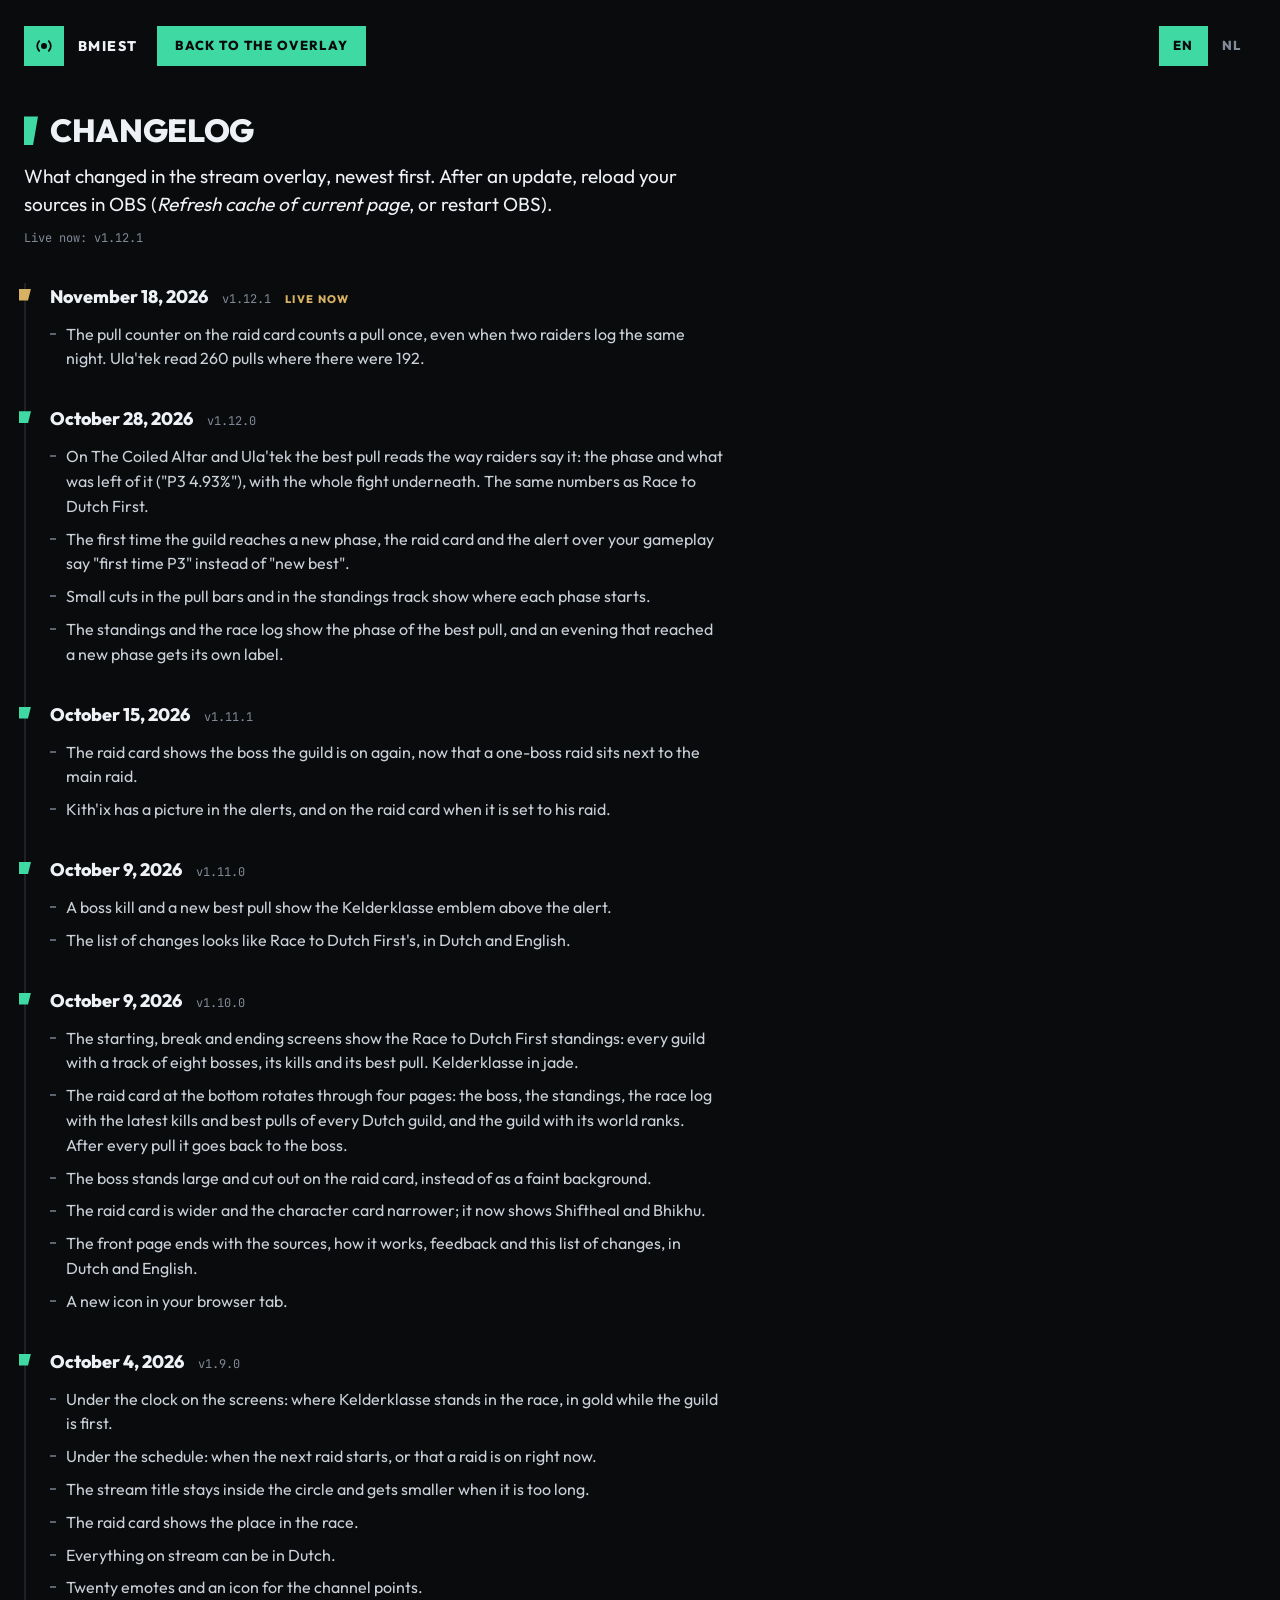
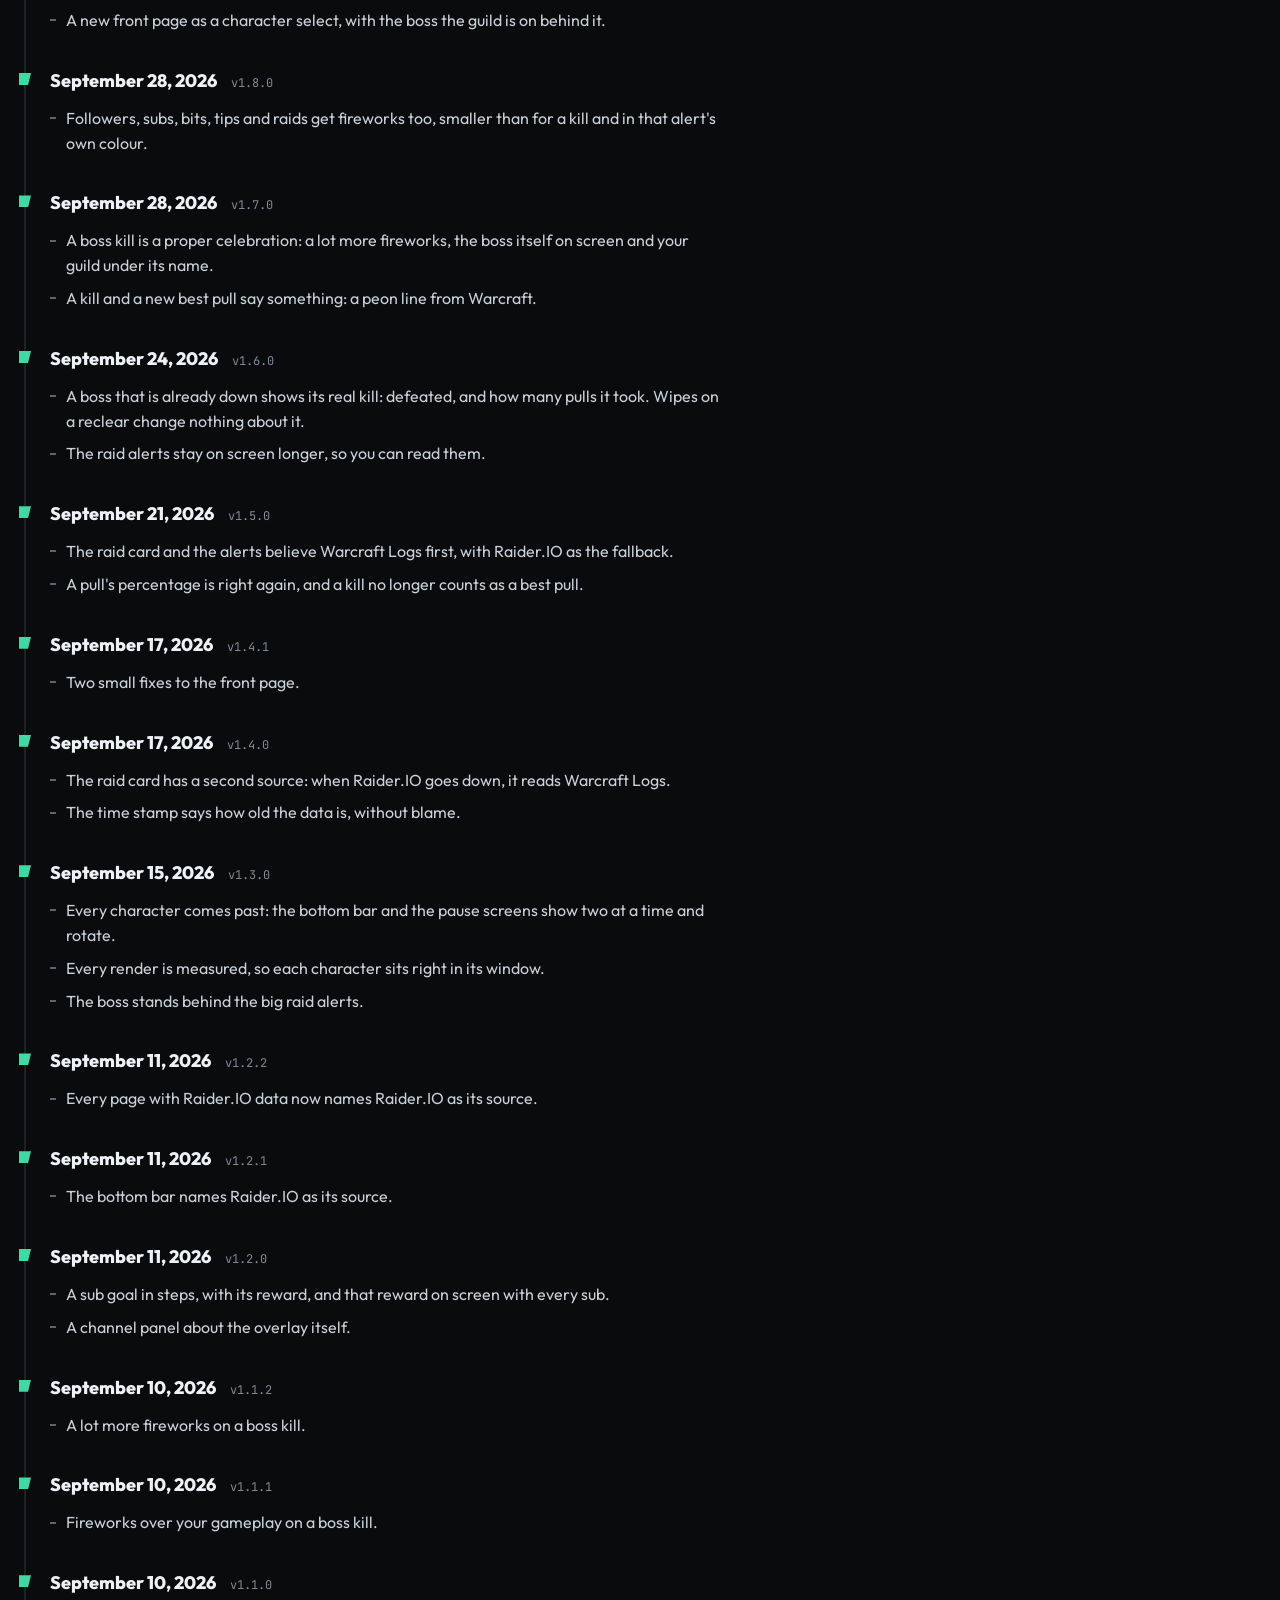
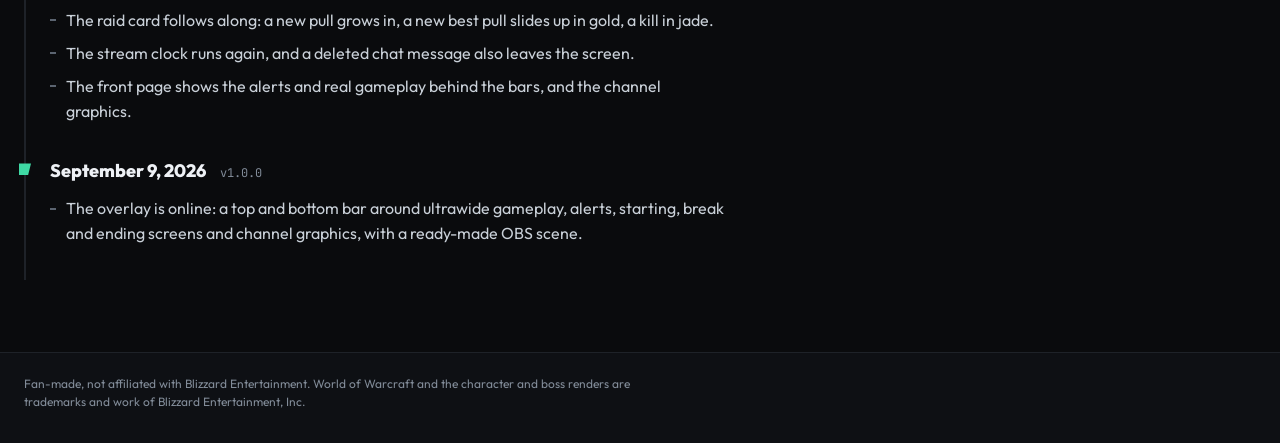
<file: changelog.html>
<!doctype html>
<html lang="en">
<head>
<meta charset="utf-8">
<meta name="viewport" content="width=device-width,initial-scale=1">
<meta name="referrer" content="strict-origin">
<meta name="theme-color" content="#0a0b0d">
<title>Changelog · bmiest stream overlay</title>
<meta name="description" content="What changed in the bmiest stream overlay, per version, newest first.">
<link rel="icon" href="favicon.svg" type="image/svg+xml">
<link rel="icon" href="favicon-32.png" sizes="32x32" type="image/png">
<link rel="apple-touch-icon" href="apple-touch-icon.png">
<link rel="stylesheet" href="css/tokens.css">
<link rel="stylesheet" href="css/index.css">
<link rel="stylesheet" href="css/changelog.css">
</head>
<body class="pv-page" data-title-nl="Wijzigingen · bmiest streamoverlay" data-title-en="Changelog · bmiest stream overlay">

<header class="pv-top">
  <a class="bug pv-bug" href="./">
    <span class="bug__name"><span class="bug__mark"><svg viewBox="0 0 18 18" aria-hidden="true"><circle cx="9" cy="9" r="3" fill="currentColor"></circle><path d="M4.2 4.2a6.8 6.8 0 0 0 0 9.6M13.8 4.2a6.8 6.8 0 0 1 0 9.6" fill="none" stroke="currentColor" stroke-width="1.8" stroke-linecap="round"></path></svg></span>bmiest</span>
    <span class="bug__slot pv-back"><span lang="en" data-pv="en">Back to the overlay</span><span lang="nl" data-pv="nl" hidden>Naar de overlay</span></span>
  </a>
  <div class="lang-switch" role="group" aria-label="Language">
    <button type="button" data-lang="en" aria-pressed="true" lang="en">EN</button>
    <button type="button" data-lang="nl" aria-pressed="false" lang="nl">NL</button>
  </div>
</header>

<main class="pv">
<!-- Two languages on one page, like wijzigingen.html on racetodutchfirst.nl: js/changelog.js
     fills both lists from js/changelog-data.js and shows the one js/i18n.js picks. -->
<article class="pv__doc" lang="en" data-pv="en">
  <h1 class="view__title">Changelog</h1>
  <p class="pv__lead">What changed in the stream overlay, newest first. After an update, reload your sources in OBS (<i>Refresh cache of current page</i>, or restart OBS).</p>
  <p class="pv__meta mono">Live now: <span class="js-live">—</span></p>
  <ol class="ch" data-ch="en"></ol>
</article>
<article class="pv__doc" lang="nl" data-pv="nl" hidden>
  <h1 class="view__title">Wijzigingen</h1>
  <p class="pv__lead">Wat er aan de streamoverlay veranderde, nieuwste eerst. Na een update herlaad je je bronnen in OBS (<i>Refresh cache of current page</i>, of herstart OBS).</p>
  <p class="pv__meta mono">Nu live: <span class="js-live">—</span></p>
  <ol class="ch" data-ch="nl"></ol>
</article>
</main>

<footer class="site-footer">
  <div class="ft pv-ft">
    <p class="ft__disclaimer" lang="en" data-pv="en">Fan-made, not affiliated with Blizzard Entertainment. World of Warcraft and the character and boss renders are trademarks and work of Blizzard Entertainment, Inc.</p>
    <p class="ft__disclaimer" lang="nl" data-pv="nl" hidden>Gemaakt door een fan, niet verbonden aan Blizzard Entertainment. World of Warcraft en de character- en bossrenders zijn handelsmerken en werk van Blizzard Entertainment, Inc.</p>
  </div>
</footer>

<script src="config.default.js"></script>
<script src="js/util.js"></script>
<script>window.I18N_INTERACTIVE = true;</script>
<script src="js/i18n.js"></script>
<script src="js/changelog-data.js"></script>
<script src="js/changelog.js"></script>
</body>
</html>
</file>
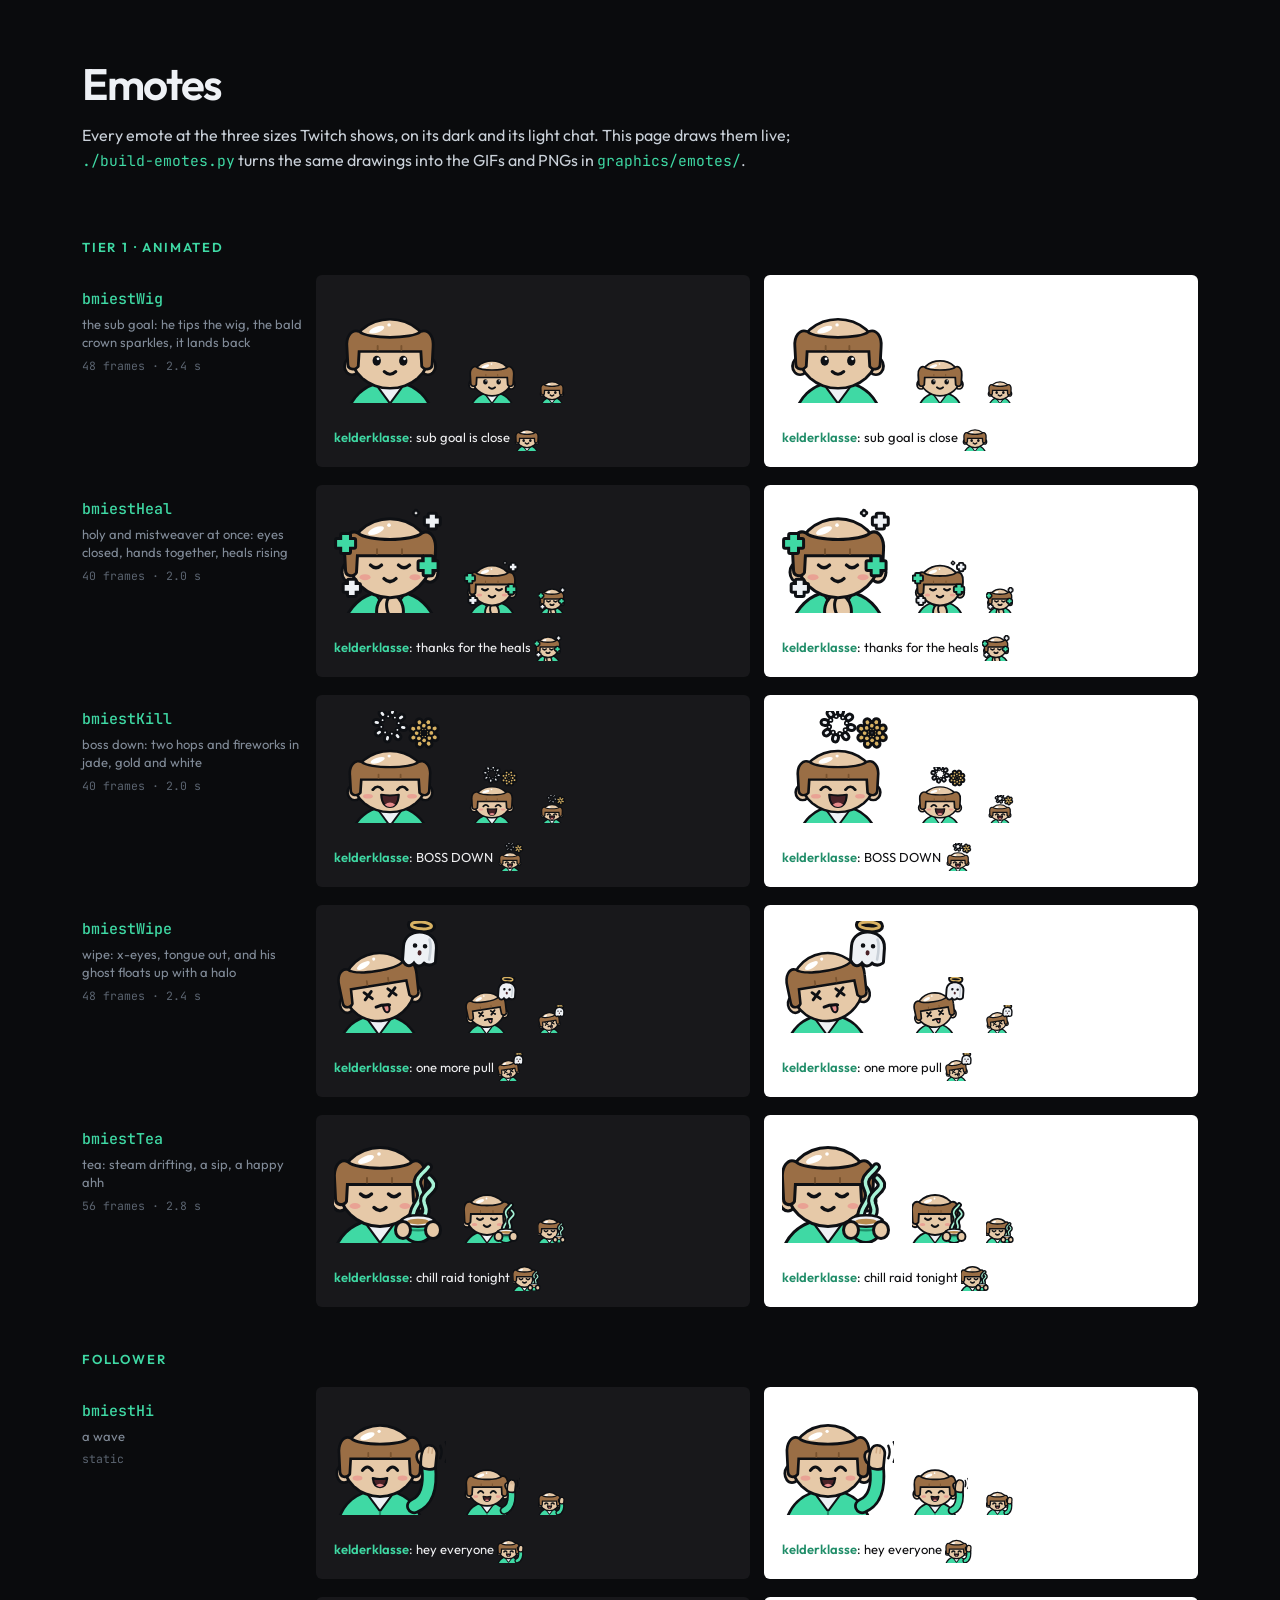
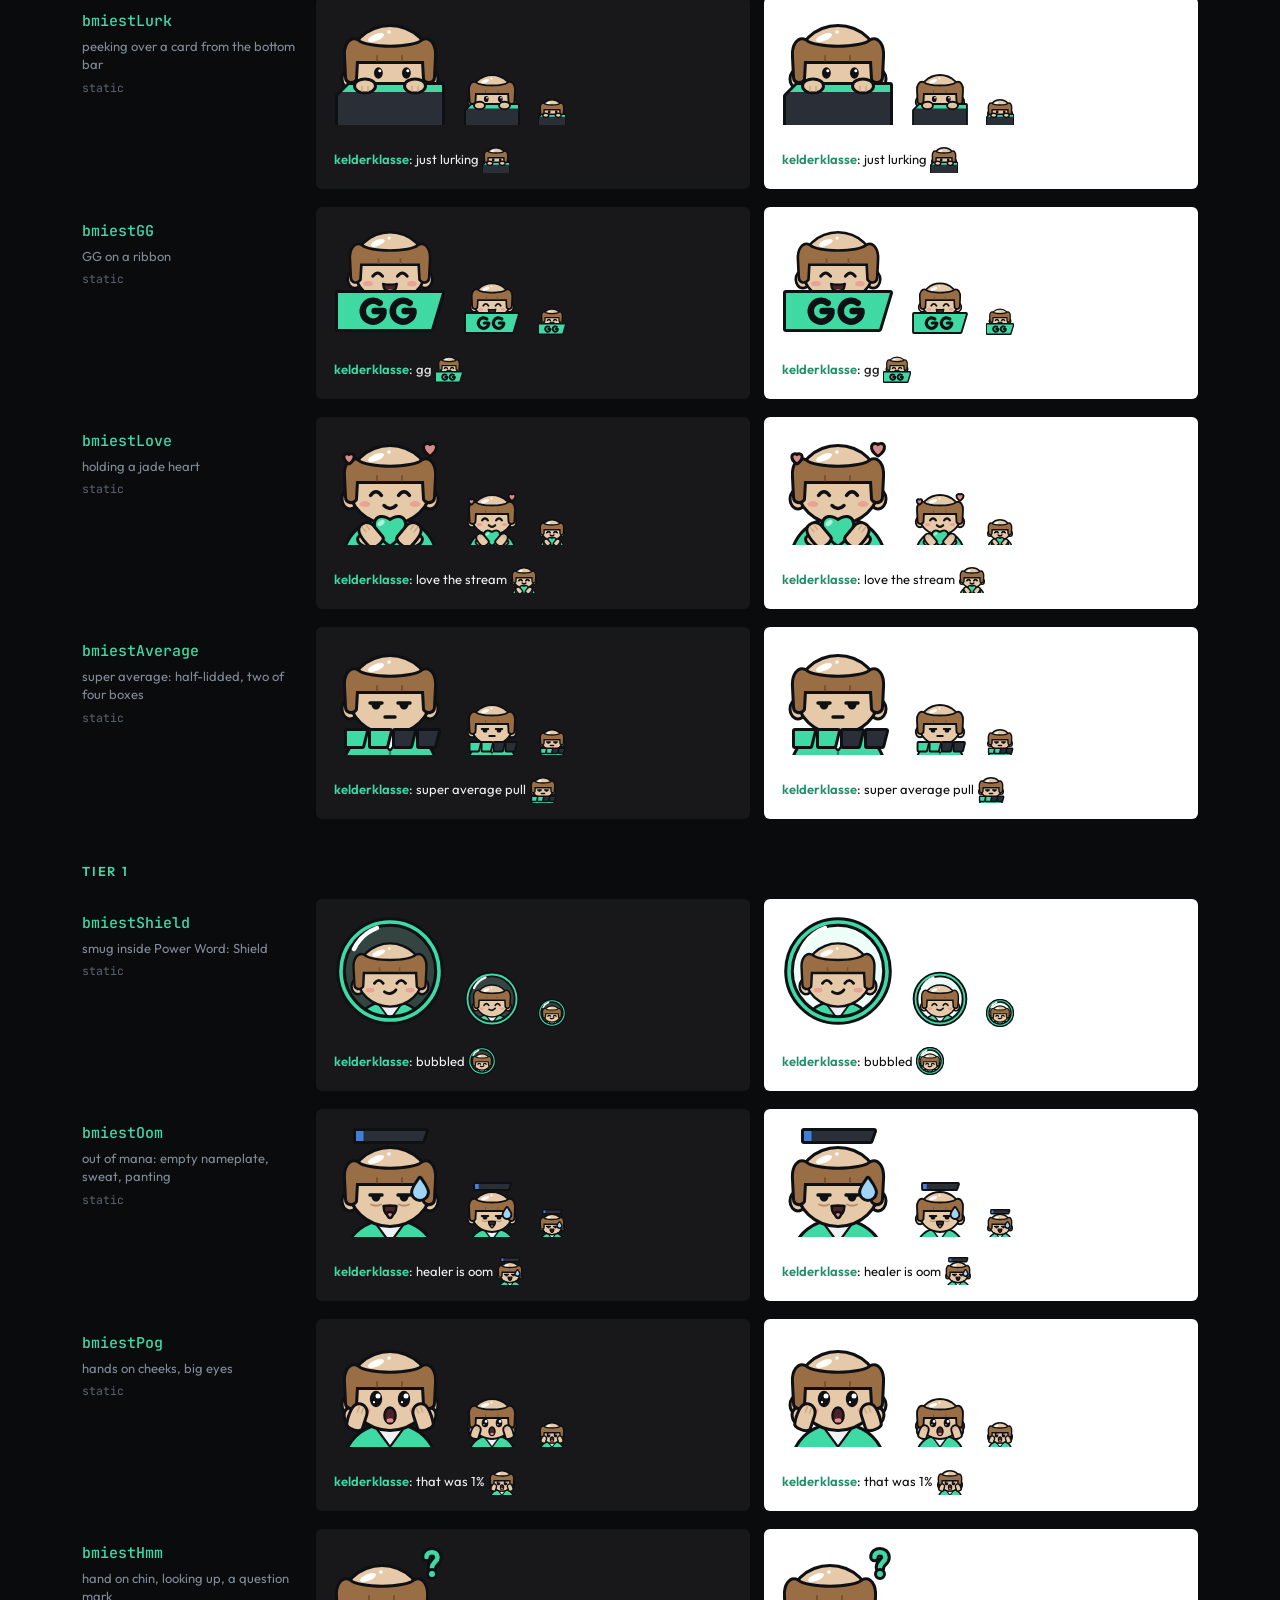
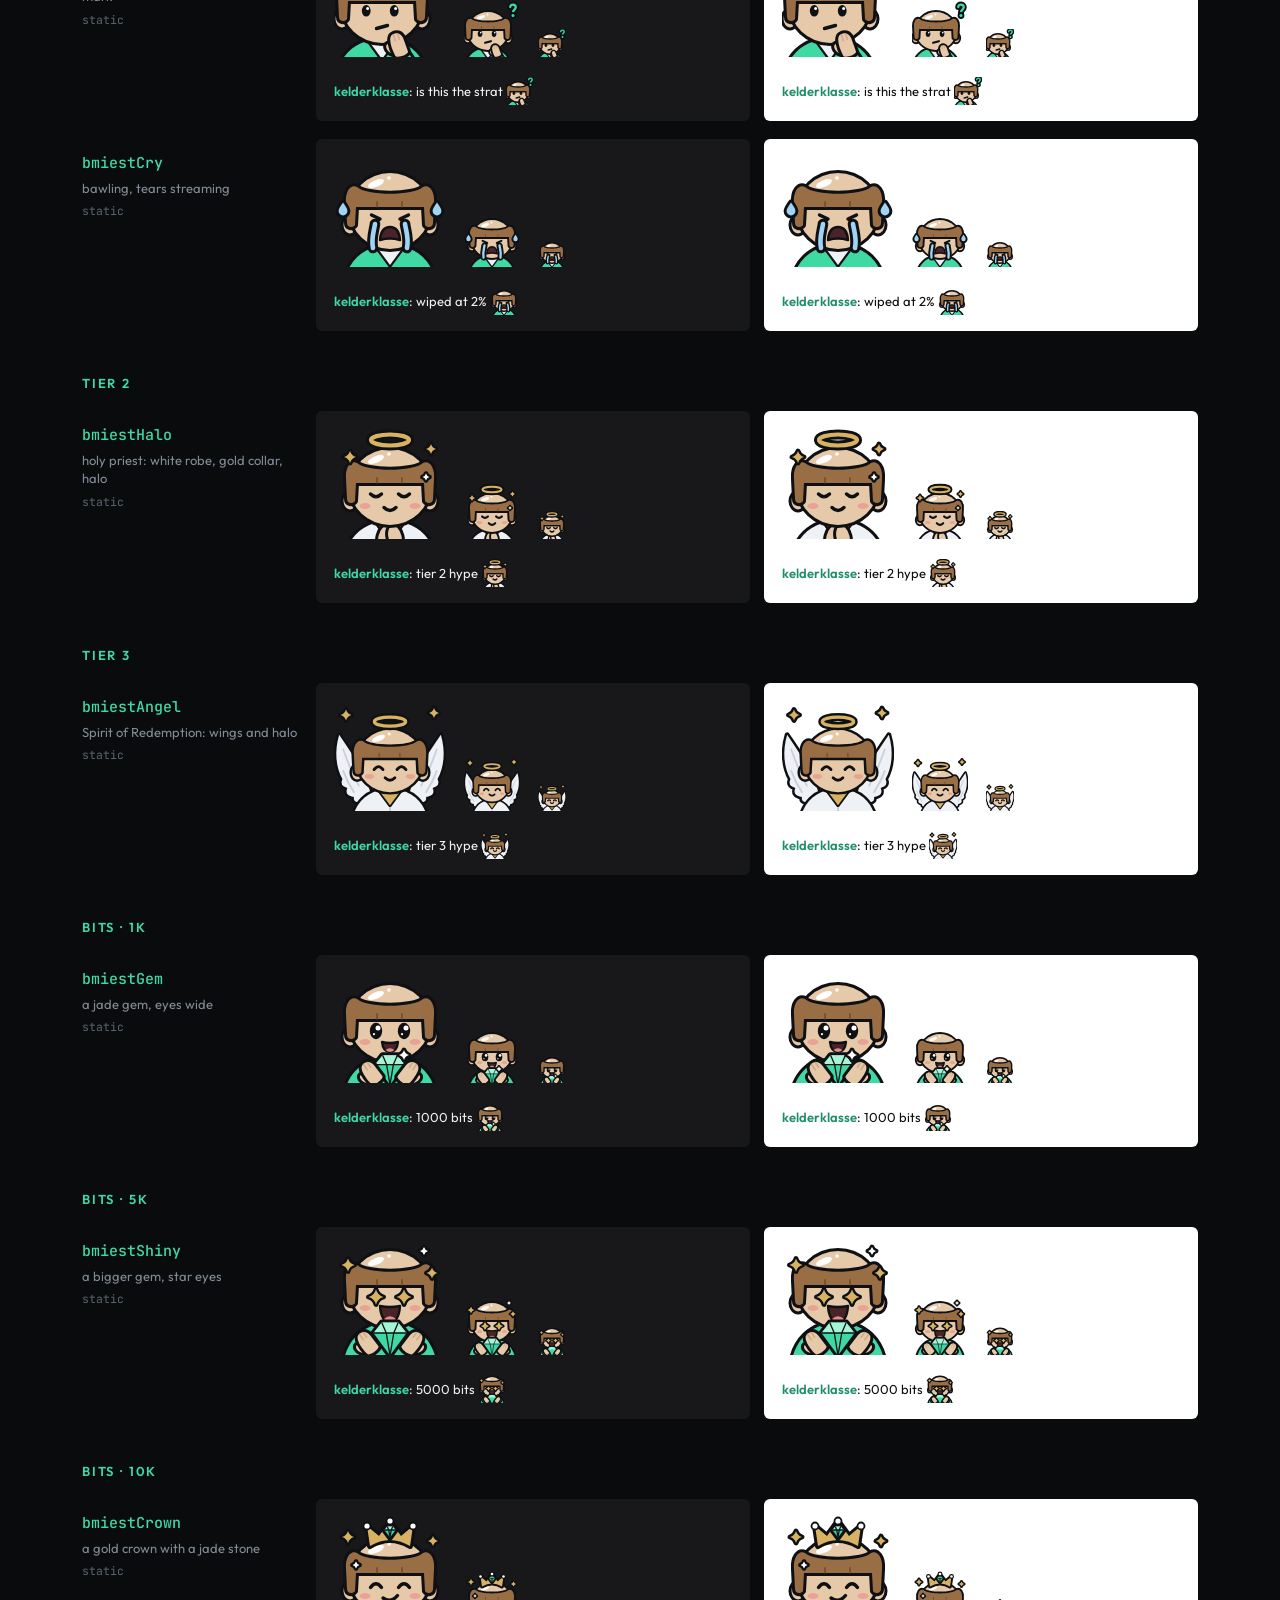
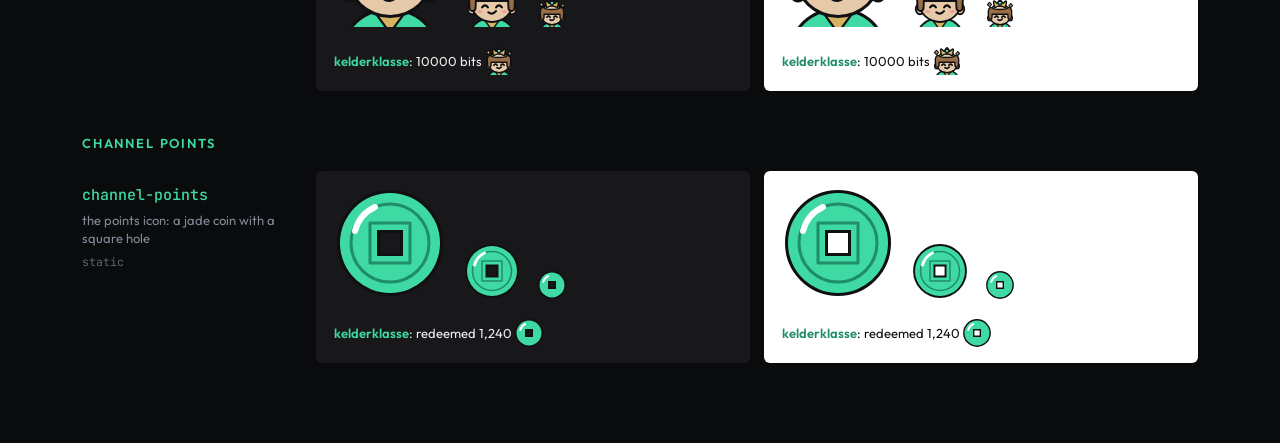
<file: emotes.html>
<!doctype html>
<meta charset="utf-8">
<link rel="icon" href="favicon.svg" type="image/svg+xml">
<link rel="icon" href="favicon-32.png" sizes="32x32" type="image/png">
<link rel="apple-touch-icon" href="apple-touch-icon.png">
<meta name="referrer" content="strict-origin">
<meta name="viewport" content="width=device-width,initial-scale=1">
<title>Emotes</title>
<link rel="stylesheet" href="css/tokens.css">
<link rel="stylesheet" href="css/emotes.css">
<!--
  Twee standen:
    emotes.html                         voorbeeld: elke emote op elke maat,
                                        op Twitch' donkere en lichte chat
    emotes.html?e=wig&s=112&strip=1     alle frames van één emote in een
                                        raster, voor build-emotes.py
-->
<div id="stage"></div>

<script src="js/emotes.js"></script>
<script>
(function(){
  'use strict';
  var E = window.EMOTES, q = new URLSearchParams(location.search);
  var stage = document.getElementById('stage');

  function find(id){ return E.list.filter(function(x){ return x.id === id; })[0]; }

  /* ---- strook voor de build -----------------------------------------
     Frame i staat op kolom i % c, rij floor(i / c). Geen beweging, geen
     achtergrond: wat Chrome schiet is precies wat er in de GIF komt. */
  if(q.get('strip')){
    document.documentElement.className = 'strip';
    var e = find(q.get('e')), s = +(q.get('s') || 112), c = +(q.get('c') || 10);
    var html = '';
    for(var i = 0; i < e.frames; i++){
      html += '<div class="cell" style="left:' + (i % c) * s + 'px;top:' +
              Math.floor(i / c) * s + 'px">' + E.render(e.id, i / e.frames, s) + '</div>';
    }
    stage.innerHTML = html;
    return;
  }

  /* ---- voorbeeld ----------------------------------------------------- */
  document.documentElement.className = 'preview';
  var CHAT = { wig:'sub goal is close', heal:'thanks for the heals', kill:'BOSS DOWN',
               wipe:'one more pull', tea:'chill raid tonight', hi:'hey everyone',
               lurk:'just lurking', gg:'gg', love:'love the stream', average:'super average pull',
               shield:'bubbled', oom:'healer is oom', pog:'that was 1%', hmm:'is this the strat',
               cry:'wiped at 2%', halo:'tier 2 hype', angel:'tier 3 hype', gem:'1000 bits',
               shiny:'5000 bits', crown:'10000 bits', points:'redeemed 1,240' };

  var head =
    '<header class="hd"><h1>Emotes</h1>' +
    '<p>Every emote at the three sizes Twitch shows, on its dark and its light chat. ' +
    'This page draws them live; <code>./build-emotes.py</code> turns the same drawings ' +
    'into the GIFs and PNGs in <code>graphics/emotes/</code>.</p></header>';

  var slot = null;
  var rows = E.list.map(function(e){
    function swatch(theme){
      return '<div class="sw sw--' + theme + '">' +
        E.sizes.map(function(s){ return '<span class="em" data-e="' + e.id + '" data-s="' + s + '"></span>'; }).join('') +
        '<p class="line"><b>kelderklasse</b>: ' + CHAT[e.id] + ' ' +
        '<span class="em em--inline" data-e="' + e.id + '" data-s="28"></span></p>' +
      '</div>';
    }
    var spec = e.frames > 1 ? e.frames + ' frames · ' + (e.frames / e.fps).toFixed(1) + ' s' : 'static';
    var kop = e.slot !== slot ? '<h2 class="slot">' + e.slot + '</h2>' : '';
    slot = e.slot;
    return kop + '<section class="row"><div class="meta"><code class="nm">' + e.name + '</code>' +
           '<span class="ab">' + e.about + '</span>' +
           '<span class="sp">' + spec + '</span></div>' +
           swatch('dark') + swatch('light') + '</section>';
  }).join('');
  stage.innerHTML = head + rows;

  /* Zelfde kwantisering als de GIF: t springt per frame, niet vloeiend. */
  var els = [].slice.call(document.querySelectorAll('.em')), last = {};
  var t0 = performance.now();
  function tick(now){
    els.forEach(function(el, n){
      var e = find(el.dataset.e), f = Math.floor((now - t0) / 1000 * e.fps) % e.frames;
      if(last[n] === f) return;
      last[n] = f;
      el.innerHTML = E.render(e.id, f / e.frames, +el.dataset.s);
    });
    requestAnimationFrame(tick);
  }
  requestAnimationFrame(tick);
})();
</script>
</file>
<file: css/tokens.css>
@import url('https://fonts.googleapis.com/css2?family=Outfit:wght@300;400;500;600;700;800&family=JetBrains+Mono:wght@400;500;700&display=swap');

:root{
  /* ---- grond -------------------------------------------------------
     Vlakke tinten, geen gradients. Een egaal vlak kost na de keyframe
     bijna geen bitrate; een verloop over 2560px kost 'm elke frame en
     gaat banden op 8 Mbps. */
  --ink-900:#0a0b0d;
  --ink-850:#0e1014;
  --ink-800:#131519;
  --ink-750:#171a1f;
  --ink-700:#1e2228;
  --ink-600:#2a2f37;
  --ink-500:#3a414b;
  --ink-400:#5b6470;
  --ink-300:#818b98;
  --ink-200:#a8b1bc;

  /* Niet puur #fff: puur wit clipt en gaat ringen op de AMF-encoder. */
  --paper    :#eef1f5;
  --paper-dim:#c9d0d8;

  /* ---- accenten ----------------------------------------------------
     jade  = Mistweaver Monk (#00ff98) gedempt zodat hij niet bloedt
     holy  = Priest klassekleur, puur wit, alleen voor lichtaccenten */
  --jade      :#3fd9a4;
  --jade-deep :#1f8d68;
  --jade-ghost:rgba(63,217,164,.13);
  --holy      :#ffffff;
  --gold      :#d8b263;
  --rose      :#d98b8b;
  /* Alleen voor LIVE (het blokje in de bug van de webpagina's), nooit op
     een stream-pagina: daar weet iedereen al dat je live bent. Familie-
     token uit bmiest-design; de race-site leest hem vanaf hier. */
  --live-red  :#c93339;

  /* ---- vorm (uit Amused: capsules, pillen, ribbons) ---------------- */
  --r-cap :30px;
  --r-pill:999px;
  --pad   :32px;
  --gap   :20px;

  --f-display:'Outfit','Segoe UI',system-ui,-apple-system,sans-serif;
  --f-mono   :'JetBrains Mono','Cascadia Mono',Consolas,monospace;

  /* ---- motion ------------------------------------------------------
     Kort en lokaal. Doorlopende animatie over de volle breedte trekt
     bitrate weg bij je gameplay, dus die zit er nergens in. */
  --t-fast:160ms;
  --t-med :300ms;
  --t-slow:420ms;
  --ease  :cubic-bezier(.22,.61,.36,1);
  /* voor alles wat reist: een wipe, een balk die loopt, een kaart die
     binnenkomt. Geen bounce. */
  --ease-out:cubic-bezier(.16,1,.3,1);
}

*{margin:0;padding:0;box-sizing:border-box}

body{
  font-family:var(--f-display);
  color:var(--paper);
  -webkit-font-smoothing:antialiased;
  overflow:hidden;
}

.mono{font-family:var(--f-mono);font-variant-numeric:tabular-nums}
.u    {text-transform:uppercase;letter-spacing:.14em}
</file>
<file: css/index.css>
/* =====================================================================
   De voorpagina (index.html), designtaal v2: de taal van de race-site
   (racetodutchfirst.bmiest.be) en van bmiest-design. Kleuren, fonts en
   maten uit tokens.css; de v2-onderdelen (bug, postertitel, ribbons,
   schuine pillen en balken, ticker, folds) zijn overgenomen uit de
   splash.css van de race-site, niet geimporteerd.

   Dit is een webpagina, geen streambron: de bitrateregels van de overlay
   gelden hier niet. Toch geen puur wit, geen verloop over de volle
   breedte en geen gekleurde zijstrepen. Goud alleen voor een eerste of
   een beste; live-rood alleen voor LIVE.
   ===================================================================== */

:root { --gut: 24px; --wrap: 1320px; }

html { background: var(--ink-900); scrollbar-color: var(--ink-600) var(--ink-900); }
/* tokens.css zet overflow:hidden voor een vast OBS-canvas; dit is een pagina. */
body { overflow-x: hidden; overflow-y: auto; background: var(--ink-900); min-height: 100vh; font-size: 15px; line-height: 1.5; }
::selection { background: var(--jade-ghost); color: var(--paper); }
:focus-visible { outline: 2px solid var(--jade); outline-offset: 3px; }
a { color: var(--jade); text-decoration-color: var(--jade-ghost); text-underline-offset: 3px; }
a:hover { text-decoration-color: var(--jade); }
code { font-family: var(--f-mono); font-size: .9em; color: var(--paper); background: var(--ink-750); padding: 1px 5px; }
b { font-weight: 600; color: var(--paper); }
img { max-width: 100%; }
[hidden] { display: none !important; }
.vh { position: absolute; width: 1px; height: 1px; overflow: hidden; clip-path: inset(50%); white-space: nowrap; }
.mono { font-family: var(--f-mono); font-variant-numeric: tabular-nums; }
.wrap { max-width: var(--wrap); margin: 0 auto; padding: 0 var(--gut); }

.skip {
  position: absolute; z-index: 20; left: var(--gut); top: -60px; padding: 10px 16px;
  background: var(--jade); color: var(--ink-900); font-weight: 800; text-decoration: none;
}
.skip:focus { top: 8px; }

/* ---- broadcast bug -------------------------------------------------------
   Platte vierkante blokken zonder kieren. LIVE alleen zolang DecAPI zegt
   dat het kanaal live is; de naam op inkt; de guild in jade. */
.top { position: relative; z-index: 5; display: flex; align-items: center; justify-content: space-between; gap: 16px; padding-top: 26px; }
.bug { display: flex; align-items: stretch; height: 40px; min-width: 0; }
.bug > * { display: flex; align-items: center; gap: 9px; font-weight: 800; white-space: nowrap; text-decoration: none; }
.bug__live { padding: 0 18px; background: var(--live-red); color: var(--paper); font-size: 13px; letter-spacing: .14em; text-transform: uppercase; }
.live-dot { width: 8px; height: 8px; flex: 0 0 8px; border-radius: var(--r-pill); background: rgba(255,255,255,.27); box-shadow: 0 0 0 2px var(--paper); animation: live-pulse 1.6s var(--ease) infinite; }
@keyframes live-pulse { 50% { opacity: .3; } }
.bug__name { padding: 0 20px 0 0; background: var(--ink-900); color: var(--paper); font-size: 14px; letter-spacing: .1em; text-transform: uppercase; }
.bug__name:hover { color: var(--jade); }
.bug__mark { align-self: stretch; width: 40px; display: grid; place-items: center; background: var(--jade); color: var(--ink-900); margin-right: 5px; }
.bug__mark svg { width: 18px; height: 18px; }
.bug__slot { padding: 0 18px; background: var(--jade); color: var(--ink-900); font-size: 14px; letter-spacing: .06em; text-transform: uppercase; min-width: 0; overflow: hidden; }
.bug__realm { display: contents; }

.lang-switch { display: inline-flex; flex: 0 0 auto; height: 40px; }
.lang-switch button {
  font: inherit; font-size: 13px; font-weight: 800; letter-spacing: .12em; cursor: pointer;
  padding: 0 14px; border: 0; background: var(--ink-900); color: var(--ink-300);
  transition: color var(--t-fast) var(--ease), background var(--t-fast) var(--ease);
}
.lang-switch button:hover { color: var(--paper); }
.lang-switch button[aria-pressed="true"] { background: var(--jade); color: var(--ink-900); }

/* ---- poster type ---------------------------------------------------------- */
.poster {
  font-weight: 800; line-height: .92; letter-spacing: -.03em;
  text-transform: uppercase; color: var(--paper); text-wrap: balance;
}

/* ---- ribbon ----------------------------------------------------------------
   De ribbon van de overlay: een schuine omlijning van 1px om een ink-800
   lijf, een accentblok links. */
.rib { display: flex; flex-direction: column; flex: 0 0 auto; min-width: 0; color: var(--paper); text-decoration: none; }
.rib__bar {
  display: block; height: var(--rib-h, 34px); padding: 1px; background: var(--rib-line, var(--ink-600));
  clip-path: polygon(0 0, 100% 0, calc(100% - var(--rib-cut, 11px)) 100%, 0 100%);
  transition: background var(--t-fast) var(--ease);
}
.rib__in {
  height: 100%; display: flex; align-items: center; background: var(--ink-800); min-width: 0;
  clip-path: polygon(0 0, 100% 0, calc(100% - var(--rib-cut, 11px) + 1px) 100%, 0 100%);
  padding-right: calc(var(--rib-cut, 11px) + 12px);
}
.rib__acc {
  flex: 0 0 var(--rib-h, 34px); width: var(--rib-h, 34px); height: 100%;
  background: var(--acc, var(--jade)); color: var(--ink-900);
  clip-path: polygon(0 0, 100% 0, calc(100% - 10px) 100%, 0 100%);
  display: grid; place-items: center; font-weight: 800;
}
.rib__val { padding-left: 13px; font-size: 16px; font-weight: 600; white-space: nowrap; overflow: hidden; text-overflow: ellipsis; min-width: 0; }

/* ---- pills, buttons ---------------------------------------------------------- */
.pill {
  display: inline-flex; align-items: center; gap: 6px; padding: 6px 15px 6px 11px;
  font-size: 11px; font-weight: 700; letter-spacing: .12em; text-transform: uppercase; white-space: nowrap;
  background: var(--ink-750); color: var(--ink-200);
  clip-path: polygon(0 0, 100% 0, calc(100% - 6px) 100%, 0 100%);
}
.pill--jade { color: var(--jade); }
.btn {
  display: inline-flex; align-items: center; gap: 10px; height: 48px; padding: 0 30px 0 20px;
  background: var(--jade); color: var(--ink-900); font-size: 15px; font-weight: 800; letter-spacing: .1em;
  text-transform: uppercase; text-decoration: none; white-space: nowrap;
  clip-path: polygon(0 0, 100% 0, calc(100% - 11px) 100%, 0 100%);
  transition: background var(--t-fast) var(--ease);
}
.btn:hover { background: var(--paper); }
.btn svg { width: 18px; height: 18px; flex: 0 0 18px; }

/* =====================================================================
   De characterkeuze. Twee lagen achter de tekst: de raidboss ver weg, het
   character ervoor. Ze schuiven bij het scrollen een beetje uit elkaar
   (js/index.js) en staan stil onder reduced motion. Het enige verloop op
   de pagina: een zachte gloed achter elk van de twee, binnen hun eigen
   vlak.
   ===================================================================== */
.hero { position: relative; overflow: hidden; background: var(--ink-900); border-bottom: 1px solid var(--ink-700); }
.glow { position: absolute; pointer-events: none; z-index: 0; }
.glow--void { inset: -6% -8% 18% -8%; background: radial-gradient(closest-side, rgba(150,90,255,.24), transparent); }
.glow--cls {
  inset: 22% 6% 4% 6%;
  background: radial-gradient(closest-side, color-mix(in srgb, var(--cls, var(--jade)) 20%, transparent), transparent);
  transition: background var(--t-slow) var(--ease);
}

.stage {
  position: relative; display: grid;
  grid-template-columns: minmax(0, 380px) minmax(0, 1fr) minmax(0, 300px);
  grid-template-rows: minmax(0, 1fr) auto;
  gap: 0 32px;
  min-height: clamp(620px, calc(100svh - 66px - 52px), 860px);
  padding-top: 28px; padding-bottom: 28px;
}
.planes { position: absolute; inset: 0 var(--gut); pointer-events: none; }
.plane { position: absolute; top: 0; bottom: 0; will-change: transform; }

.plane--boss { left: 24%; right: 22%; }
.boss { position: absolute; inset: 0; display: flex; justify-content: center; align-items: flex-start; gap: 6%; opacity: .55; }
.boss img {
  position: relative; z-index: 1; display: block; width: auto; height: min(96%, calc(var(--nat-h, 9999px) * 2));
  max-width: 100%; object-fit: contain; object-position: 50% 0;
  -webkit-mask-image: linear-gradient(#000 55%, transparent 94%); mask-image: linear-gradient(#000 55%, transparent 94%);
  opacity: 0; transition: opacity var(--t-slow) var(--ease);
}
.boss img.is-on { opacity: 1; }
/* Een council (twee lijven) flankeert het character in plaats van erachter
   te verdwijnen. */
.boss--pair { justify-content: space-between; }
.boss--pair img { max-width: 34%; height: min(88%, calc(var(--nat-h, 9999px) * 2)); }
/* Een lage, brede boss (vleugels) hangt boven het character. */
.boss--wide img { width: 100%; height: auto; max-height: 52%; }

/* Het character staat heel tussen de bug en de ticker: zijn voeten op een
   lijn 36px boven de ticker, alleen de laatste paar procent loopt uit. */
.plane--char { left: 50%; width: min(600px, 46%); margin-left: max(-300px, -23%); top: 2%; bottom: 36px; }
.fig { position: absolute; inset: 0; overflow: hidden;
  -webkit-mask-image: linear-gradient(#000 95%, transparent); mask-image: linear-gradient(#000 95%, transparent); }
.fig__img { position: absolute; max-width: none; opacity: 0; transition: opacity var(--t-slow) var(--ease); }
.fig__img.is-on { opacity: 1; }

/* links: wie */
.info { position: relative; z-index: 2; grid-column: 1; grid-row: 1 / span 2; align-self: center; }
.info__name { font-size: clamp(44px, 5vw, 76px); white-space: nowrap; } /* fitName() in index.js krimpt een lange naam tot hij op één regel past */
.info__spec { margin-top: 12px; font-size: 22px; font-weight: 600; color: var(--paper-dim); }
.info__spec em { font-style: normal; color: var(--cls, var(--jade)); transition: color var(--t-slow) var(--ease); }
.ribs { list-style: none; display: grid; gap: 8px; margin-top: 28px; max-width: 360px; }
.ribs .rib__bar { --rib-h: 44px; }
.ribs .rib__acc { --acc: var(--ink-700); color: var(--ink-200); font-size: 10px; letter-spacing: .14em; text-transform: uppercase; width: 76px; flex-basis: 76px; }
.ribs .rib__val { font-size: 17px; }
.ribs .rib__val.mono { font-family: var(--f-mono); font-size: 18px; font-weight: 700; }
.ribs .rib--cls .rib__acc { --acc: var(--cls, var(--jade)); color: var(--ink-900); transition: background var(--t-slow) var(--ease); }

/* links onder de cijfers: welke boss erachter staat */
.bosstag { position: relative; z-index: 2; display: flex; align-items: stretch; width: max-content; height: 30px; max-width: 100%; margin-top: 20px; }
.bosstag > * { display: flex; align-items: center; padding: 0 11px; font-size: 11px; font-weight: 800; letter-spacing: .14em; text-transform: uppercase; white-space: nowrap; }
.bosstag__k { background: var(--ink-750); color: var(--ink-200); }
.bosstag__n { background: var(--ink-800); color: var(--paper); letter-spacing: .06em; font-size: 12px; overflow: hidden; text-overflow: ellipsis; min-width: 0; }
.bosstag__m { background: var(--ink-850); color: var(--jade); font-size: 12px; letter-spacing: 0; padding-right: 20px; clip-path: polygon(0 0, 100% 0, calc(100% - 8px) 100%, 0 100%); }
.bosstag__m:empty { display: none; }

/* rechts: de keuze */
.select { position: relative; z-index: 2; grid-column: 3; grid-row: 1 / span 2; align-self: center; display: grid; gap: 10px; }
.select__h { font-size: 11px; font-weight: 700; letter-spacing: .14em; text-transform: uppercase; color: var(--ink-300); margin-bottom: 4px; }
.picks { display: grid; gap: 8px; }
.pick { --rib-h: 60px; border: 0; padding: 0; background: none; font: inherit; color: var(--paper); text-align: left; cursor: pointer; }
.pick:disabled { cursor: default; opacity: .55; }
.pick .rib__acc { background: var(--ink-850); width: 60px; flex-basis: 60px; overflow: hidden; }
.pick .rib__acc img { width: 60px; height: 60px; object-fit: cover; display: block; }
.pick__t { display: grid; gap: 2px; padding-left: 14px; min-width: 0; }
.pick__n { font-size: 18px; font-weight: 700; line-height: 1.1; }
.pick__s { font-size: 12px; color: var(--ink-300); white-space: nowrap; overflow: hidden; text-overflow: ellipsis; }
.pick:not(:disabled):not([aria-pressed="true"]):hover .rib__bar { background: var(--ink-500); }
.pick:focus-visible { outline: 0; }
.pick:focus-visible .rib__bar { background: var(--paper); }
.pick[aria-pressed="true"] .rib__bar { background: var(--jade); }
.pick[aria-pressed="true"] .rib__in { background: var(--ink-750); }
.pick[aria-pressed="true"] .pick__s { color: var(--jade); }
.select__note { font-size: 13px; line-height: 1.55; color: var(--ink-300); margin-top: 8px; }
.select__watch { justify-content: center; margin-top: 10px; }

/* ---- ticker: rand tot rand, 2px jade bovenrand, label strak links ---------- */
.ticker {
  position: relative; z-index: 4; display: flex; align-items: stretch; height: 52px; overflow: hidden;
  background: var(--ink-900); border-top: 2px solid var(--jade);
}
.ticker__label {
  position: relative; z-index: 2; flex: 0 0 auto; display: flex; align-items: center; gap: 10px; padding: 0 20px;
  background: var(--jade); color: var(--ink-900); font-size: 13px; font-weight: 800; letter-spacing: .14em; text-transform: uppercase;
}
.ticker__label small { font-size: 10px; letter-spacing: .16em; padding: 3px 6px; background: var(--ink-900); color: var(--jade); }
.ticker::after {
  content: ""; position: absolute; z-index: 1; top: 0; right: 0; bottom: 0; width: 64px; pointer-events: none;
  background: linear-gradient(90deg, transparent, var(--ink-900));
}
.ticker__list { list-style: none; display: flex; align-items: center; flex: none; width: max-content; animation: ticker-run 56s linear infinite; }
.ticker:hover .ticker__list, .ticker:focus-within .ticker__list { animation-play-state: paused; }
@keyframes ticker-run { to { transform: translateX(-50%); } }
.tk { flex: 0 0 auto; display: flex; align-items: center; gap: 10px; padding: 0 26px; font-size: 15px; color: var(--paper-dim); white-space: nowrap; }
.tk b { color: var(--paper); font-weight: 700; }
.tk .tk__t { font-size: 10px; font-weight: 800; letter-spacing: .16em; text-transform: uppercase; color: var(--jade); }
.tk .tk__t--gold { color: var(--gold); }

/* ---- sections ------------------------------------------------------------- */
.page { max-width: var(--wrap); margin: 0 auto; padding: 56px var(--gut) 96px; display: flex; flex-direction: column; gap: 72px; }
.view { min-width: 0; scroll-margin-top: 24px; }
.view__title {
  display: flex; align-items: center; gap: 12px; margin-bottom: 8px;
  font-size: clamp(24px, 2.6vw, 32px); font-weight: 800; letter-spacing: -.01em; line-height: 1.05;
  text-transform: uppercase; color: var(--paper);
}
.view__title::before {
  content: ""; flex: 0 0 14px; width: 14px; height: .9em; background: var(--jade);
  clip-path: polygon(0 0, 100% 0, calc(100% - 5px) 100%, 0 100%);
}
.sub__title {
  display: flex; align-items: center; gap: 10px; margin-bottom: 6px;
  font-size: clamp(20px, 2vw, 24px); font-weight: 800; line-height: 1.05; text-transform: uppercase; color: var(--paper);
}
.sub__title::before { content: ""; flex: 0 0 11px; width: 11px; height: .85em; background: var(--jade); clip-path: polygon(0 0, 100% 0, calc(100% - 4px) 100%, 0 100%); }
.caption { font-size: 14px; line-height: 1.5; color: var(--ink-300); max-width: 72ch; margin-bottom: 22px; }
.note { font-size: 14px; line-height: 1.6; color: var(--ink-200); max-width: 68ch; }
.note + .note { margin-top: 12px; }
.cols2 { display: grid; grid-template-columns: repeat(2, minmax(0, 1fr)); gap: 40px; }

/* ---- scaled live screens -------------------------------------------------
   De echte pagina's op ontwerpmaat (2560 breed), geschaald naar de breedte
   die ze krijgen; js/index.js zet --s uit de breedte van het vak. */
.scr { --s: .2; --h: 1440; position: relative; width: 100%; overflow: hidden; background: var(--ink-850); height: calc(var(--h) * 1px * var(--s)); outline: 1px solid var(--ink-700); outline-offset: -1px; }
.scr iframe { position: absolute; left: 0; top: 0; display: block; width: 2560px; height: calc(var(--h) * 1px); border: 0; background: transparent; transform: scale(var(--s)); transform-origin: 0 0; }
.tally { display: flex; align-items: stretch; height: 28px; margin-bottom: 8px; min-width: 0; }
.tally > * { display: flex; align-items: center; padding: 0 11px; font-size: 11px; font-weight: 800; letter-spacing: .14em; text-transform: uppercase; white-space: nowrap; }
.tally__k { background: var(--jade); color: var(--ink-900); }
.tally__n { background: var(--ink-800); color: var(--paper); }
.tally__f { background: transparent; color: var(--ink-300); font-family: var(--f-mono); font-weight: 400; letter-spacing: 0; text-transform: none; font-size: 12px; overflow: hidden; text-overflow: ellipsis; min-width: 0; }

/* Het streambeeld: bovenbalk, gameplay (met de alertlaag), onderbalk, op hun
   echte hoogtes onder elkaar. */
.frame { --s: .4; position: relative; width: 100%; overflow: hidden; background: var(--ink-900); outline: 1px solid var(--ink-700); outline-offset: -1px; }
.frame .zone { position: relative; overflow: hidden; }
.frame .zone iframe { display: block; width: 2560px; border: 0; background: transparent; transform: scale(var(--s)); transform-origin: 0 0; }
.zone--top { height: calc(120px * var(--s)); }
.zone--top iframe { height: 120px; }
.zone--game { height: calc(1072px * var(--s)); background: var(--ink-850); }
.zone--game video { position: absolute; inset: 0; width: 100%; height: 100%; object-fit: cover; display: block; }
.zone--game iframe { position: absolute; left: 0; top: 0; height: 1072px; z-index: 2; }
.zone--bottom { height: calc(248px * var(--s)); }
.zone--bottom iframe { position: relative; z-index: 1; height: 248px; }
.cam-ghost {
  position: absolute; z-index: 0; left: calc(24px * var(--s)); bottom: calc(24px * var(--s));
  width: calc(340px * var(--s)); height: calc(200px * var(--s)); display: grid; place-items: center;
  background: var(--ink-850); font-size: 11px; font-weight: 700; color: var(--ink-300); letter-spacing: .2em; text-transform: uppercase;
}
.zone__tag {
  position: absolute; z-index: 3; left: 50%; bottom: 10px; transform: translateX(-50%);
  display: inline-flex; align-items: center; gap: 8px; height: 24px; padding: 0 0 0 9px; white-space: nowrap;
  background: rgba(10,11,13,.86); color: var(--ink-200);
  font-size: 11px; font-weight: 800; letter-spacing: .16em; text-transform: uppercase;
}
.zone__tag b { display: flex; align-items: center; height: 100%; padding: 0 9px; background: var(--jade); color: var(--ink-900); font-family: var(--f-mono); font-weight: 700; letter-spacing: .02em; }

.mv { display: grid; grid-template-columns: minmax(0, 1fr); gap: 28px; }
.mv__grid { display: grid; grid-template-columns: repeat(2, minmax(0, 1fr)); gap: 28px 24px; }
.mv__notes { margin-top: 18px; }
.shot { margin: 0; min-width: 0; }
.shot figcaption { margin-top: 10px; font-size: 14px; color: var(--ink-300); max-width: 68ch; }

/* ---- the raid-source board (compare.html vult zijn eigen breedte) ------------ */
.board { width: 100%; height: 600px; overflow: hidden; background: var(--ink-900); outline: 1px solid var(--ink-700); outline-offset: -1px; margin: 18px 0; }
.board iframe { display: block; width: 100%; height: 100%; border: 0; }

/* ---- emotes ---------------------------------------------------------------- */
.egroups { display: flex; flex-wrap: wrap; gap: 28px 40px; }
.egroup { display: grid; gap: 14px; align-content: start; justify-items: start; }
.egroup__row { display: flex; flex-wrap: wrap; gap: 18px 14px; }
.emo { margin: 0; display: grid; justify-items: center; gap: 8px; }
.emo img { display: block; width: 112px; height: 112px; }
.emo figcaption { font-family: var(--f-mono); font-size: 12px; color: var(--paper-dim); white-space: nowrap; }
.emo figcaption b { color: var(--jade); font-weight: 500; }

/* ---- channel graphics ---------------------------------------------------------- */
.gfx { display: grid; grid-template-columns: minmax(0, 1.6fr) minmax(0, 1fr); gap: 24px; align-items: end; }
.gfx figure { margin: 0; min-width: 0; }
.gfx img { display: block; width: 100%; height: auto; outline: 1px solid var(--ink-700); outline-offset: -1px; }
.gfx figcaption { margin-top: 10px; font-size: 14px; color: var(--ink-300); max-width: 68ch; }
.panels-row { display: grid; grid-template-columns: minmax(0, 1fr) 320px; gap: 24px; margin-top: 32px; align-items: start; }
.panels { display: grid; grid-template-columns: repeat(auto-fill, minmax(180px, 1fr)); gap: 10px; }
.panels img { display: block; width: 100%; height: auto; }
.panel-info img { display: block; width: 320px; max-width: 100%; height: auto; }

/* ---- folds -------------------------------------------------------------------- */
.folds { border-bottom: 1px solid var(--ink-700); }
.fold { border-top: 1px solid var(--ink-700); }
.fold > summary {
  list-style: none; cursor: pointer; display: flex; align-items: baseline; flex-wrap: wrap; gap: 4px 14px; padding: 18px 2px;
  font-size: 16px; font-weight: 700; color: var(--paper);
}
.fold > summary::-webkit-details-marker { display: none; }
.fold > summary::before {
  content: ""; align-self: center; flex: 0 0 auto; width: 7px; height: 7px; margin: 0 4px 0 2px;
  border-right: 2px solid var(--jade); border-bottom: 2px solid var(--jade);
  transform: rotate(-45deg); transition: transform var(--t-fast) var(--ease);
}
.fold[open] > summary::before { transform: rotate(45deg); }
.fold > summary:hover { color: var(--jade); }
.fold > summary small { font-size: 14px; font-weight: 400; color: var(--ink-300); }
.fold__body { padding: 4px 0 32px 25px; }

/* ---- install: steps, sources table, facts ---------------------------------------- */
.intro { display: grid; grid-template-columns: minmax(0, 1fr) auto; gap: 24px 48px; align-items: end; margin-bottom: 28px; }
.intro p { font-size: 16px; line-height: 1.6; color: var(--paper-dim); max-width: 70ch; }
.intro .base { display: flex; align-items: stretch; height: 34px; }
.base > * { display: flex; align-items: center; padding: 0 12px; white-space: nowrap; }
.base span { background: var(--ink-750); color: var(--ink-200); font-size: 11px; font-weight: 700; letter-spacing: .14em; text-transform: uppercase; }
.base b { background: var(--ink-850); font-family: var(--f-mono); font-size: 13px; font-weight: 500; color: var(--jade); }
.steps { list-style: none; counter-reset: st; display: grid; grid-template-columns: repeat(2, minmax(0, 1fr)); gap: 28px 40px; margin-top: 18px; }
.steps li { counter-increment: st; display: grid; grid-template-columns: 34px minmax(0, 1fr); gap: 4px 14px; align-content: start; }
.steps li::before {
  content: counter(st); grid-row: 1 / span 9; width: 34px; height: 30px; display: grid; place-items: center;
  background: var(--jade); color: var(--ink-900); font-family: var(--f-mono); font-weight: 700; font-size: 14px;
  clip-path: polygon(0 0, 100% 0, calc(100% - 6px) 100%, 0 100%);
}
.steps h3 { font-size: 17px; font-weight: 700; color: var(--paper); line-height: 30px; }
.steps p, .hint, .fold__body > p { font-size: 14px; line-height: 1.6; color: var(--ink-200); max-width: 68ch; }
.fold__body > p + p { margin-top: 10px; }
.steps p + p { margin-top: 8px; }
.hint { margin-top: 16px; }
.table-wrap { overflow-x: auto; max-width: 100%; }
.srcs { width: 100%; min-width: 640px; border-collapse: collapse; font-size: 14px; }
.srcs th { text-align: left; padding: 0 16px 10px 0; font-size: 11px; font-weight: 700; letter-spacing: .14em; text-transform: uppercase; color: var(--ink-300); border-bottom: 1px solid var(--ink-700); }
.srcs td { padding: 11px 16px 11px 0; border-bottom: 1px solid var(--ink-700); color: var(--paper); vertical-align: middle; }
.srcs .t-mono { font-family: var(--f-mono); font-size: 13px; color: var(--paper-dim); white-space: nowrap; }
.srcs .srcs--other td { color: var(--ink-300); }
.copy {
  font: inherit; font-size: 11px; font-weight: 800; letter-spacing: .14em; text-transform: uppercase; cursor: pointer;
  border: 0; padding: 6px 15px 6px 11px; background: var(--ink-750); color: var(--jade);
  clip-path: polygon(0 0, 100% 0, calc(100% - 6px) 100%, 0 100%);
}
.copy:hover { background: var(--ink-700); }
.copy.ok { color: var(--ink-900); background: var(--jade); }
.facts { display: grid; grid-template-columns: max-content minmax(0, 1fr); gap: 10px 22px; font-size: 14px; }
.facts dt { color: var(--paper); font-weight: 600; }
.facts dd { color: var(--ink-200); }

/* ---- footer ----------------------------------------------------------------------- */
/* Same build as racetodutchfirst.nl's footer (family): a full-width ink-850 band under the page.
   The name with the version, the sections again, back to top; then three columns (sources as
   name + what it gives, how the pages run with the files, feedback), and the legal line with the
   version as a link to changelog.html. No tracker here, so no privacy page either. */
.site-footer { background: var(--ink-850); border-top: 1px solid var(--ink-700); font-size: 14px; line-height: 1.55; color: var(--ink-300); }
.ft { max-width: var(--wrap); margin: 0 auto; padding: 28px var(--gut) 44px; }
.ft__head { display: flex; flex-wrap: wrap; align-items: center; gap: 14px 32px; padding-bottom: 22px; border-bottom: 1px solid var(--ink-700); }
.ft__id { display: grid; gap: 2px; margin-right: auto; }
.ft__name { font-size: 18px; font-weight: 800; letter-spacing: .04em; text-transform: uppercase; color: var(--paper); }
.ft__meta { font-family: var(--f-mono); font-size: 12px; color: var(--ink-300); }
.ft__nav { display: flex; flex-wrap: wrap; gap: 8px 22px; }
.ft__nav a { padding: 6px 0; font-size: 13px; font-weight: 800; letter-spacing: .12em; text-transform: uppercase; color: var(--ink-200); text-decoration: none; }
.ft__nav a:hover { color: var(--paper); }
.ft__up, .ft__btn {
  display: inline-flex; align-items: center; gap: 8px; height: 36px; padding: 0 18px 0 14px; background: var(--ink-800);
  font-size: 12px; font-weight: 800; letter-spacing: .12em; text-transform: uppercase; color: var(--paper-dim); text-decoration: none;
  clip-path: polygon(0 0, 100% 0, calc(100% - 6px) 100%, 0 100%);
  transition: color var(--t-fast) var(--ease), background var(--t-fast) var(--ease);
}
.ft__btn { color: var(--jade); margin-top: 12px; }
.ft__up svg, .ft__btn svg { width: 14px; height: 14px; fill: none; stroke: currentColor; stroke-width: 2.4; stroke-linecap: square; }
.ft__btn svg { stroke-width: 2; stroke-linejoin: round; }
.ft__up:hover, .ft__btn:hover { color: var(--jade); background: var(--ink-750); }
.ft__cols { display: grid; grid-template-columns: minmax(0, 1.15fr) minmax(0, 1.2fr) minmax(0, .9fr); gap: 28px 56px; padding-top: 24px; }
.ft__h { margin-bottom: 10px; font-size: 12px; font-weight: 700; letter-spacing: .12em; text-transform: uppercase; color: var(--ink-200); }
.ft__src { list-style: none; display: grid; gap: 6px; padding: 0; margin: 0; }
.ft__src li { display: grid; grid-template-columns: 150px minmax(0, 1fr); gap: 12px; align-items: baseline; }
.ft__src > li > a { font-weight: 600; text-decoration: none; }
.ft__src a:hover { text-decoration: underline; }
.ft__cols p { max-width: 62ch; margin: 0; }
.ft__cols p + p { margin-top: 8px; }
.ft__files { display: flex; flex-wrap: wrap; gap: 6px 18px; padding-top: 4px; }
.ft__files a { font-family: var(--f-mono); font-size: 13px; text-decoration: none; }
.ft__files a:hover { text-decoration: underline; }
.ft__dm { display: flex; flex-wrap: wrap; align-items: center; gap: 4px 6px; margin-top: 12px !important; font-size: 13px; }
.ft__handle { display: inline-flex; align-items: center; gap: 5px; font-family: var(--f-mono); font-weight: 500; letter-spacing: -.04em; color: var(--paper-dim); text-decoration: none; }
.ft__handle svg { width: 16px; height: 16px; fill: currentColor; }
.ft__handle:hover { color: var(--jade); }
.ft__legal { display: flex; flex-wrap: wrap; align-items: baseline; justify-content: space-between; gap: 8px 32px; margin-top: 28px; padding-top: 18px; border-top: 1px solid var(--ink-700); }
.ft__disclaimer { max-width: 80ch; margin: 0; font-size: 12px; line-height: 1.5; color: var(--ink-300); }
.ft__ver { font-family: var(--f-mono); font-size: 12px; color: var(--ink-300); text-decoration: none; }
.ft__ver:hover { color: var(--jade); }
.ft a:focus-visible { outline: 2px solid var(--jade); outline-offset: 3px; }
@media (max-width: 900px) {
  .ft__cols { grid-template-columns: minmax(0, 1fr); }
  .ft__head { align-items: flex-start; }
}
@media (max-width: 480px) {
  .ft__src li { grid-template-columns: minmax(0, 1fr); gap: 0; }
}

/* ---- motion ------------------------------------------------------------------------ */
@media (prefers-reduced-motion: reduce) {
  .ticker__list { animation: none; flex: 1 1 auto; width: auto; overflow-x: auto; }
  .ticker__list [aria-hidden="true"] { display: none; }
  .live-dot { animation: none; }
  .fig__img, .boss img, .glow--cls, .info__spec em, .ribs .rib__acc { transition: none; }
}

/* ---- responsive ----------------------------------------------------------------------
   Onder 1180 wordt de stage een kolom: eerst de render met de boss erachter,
   dan de naam, de keuze als rij om door te vegen, de cijfers, en de knop. */
@media (max-width: 1180px) {
  .stage { display: flex; flex-direction: column; min-height: 0; padding-top: 12px; padding-bottom: 24px; }
  .info, .select { display: contents; }
  .planes { position: relative; inset: auto; order: 1; height: 500px; margin: 0 calc(-1 * var(--gut)); }
  .plane--boss { left: 4%; right: 4%; }
  .plane--char { width: min(460px, 86%); margin-left: max(-230px, -43%); top: 4%; bottom: 0; }
  .fig { -webkit-mask-image: linear-gradient(#000 84%, transparent); mask-image: linear-gradient(#000 84%, transparent); }
  .bosstag { order: 2; align-self: center; margin: -14px 0 18px; }
  .info__name { order: 3; font-size: clamp(44px, 11vw, 72px); }
  .info__spec { order: 4; margin-top: 6px; font-size: 19px; }
  .select__h { order: 5; margin: 22px 0 8px; }
  .picks {
    order: 6; display: flex; gap: 8px; overflow-x: auto; scroll-snap-type: x proximity; overscroll-behavior-x: contain;
    margin: 0 calc(-1 * var(--gut)); padding: 0 var(--gut) 4px; scroll-padding-inline: var(--gut); scrollbar-width: none;
  }
  .picks::-webkit-scrollbar { display: none; }
  .pick { flex: 0 0 auto; scroll-snap-align: start; }
  .ribs { order: 7; max-width: 560px; grid-template-columns: repeat(2, minmax(0, 1fr)); margin-top: 20px; }
  .ribs .rib--cls, .ribs .rib--wide { grid-column: 1 / -1; }
  .select__note { order: 8; max-width: 68ch; margin-top: 18px; }
  .select__watch { order: 9; align-self: flex-start; margin-top: 14px; }
}
@media (max-width: 900px) {
  :root { --gut: 16px; }
  .top { padding-top: 16px; }
  .bug, .lang-switch { height: 34px; }
  .lang-switch button { padding: 0 12px; font-size: 12px; }
  .bug__live, .bug__slot { padding: 0 11px; font-size: 12px; }
  .bug__name { font-size: 12px; padding-right: 12px; }
  .bug__mark { width: 34px; }
  .planes { height: 420px; }
  .pick { --rib-h: 52px; }
  .pick .rib__acc { width: 52px; flex-basis: 52px; }
  .pick .rib__acc img { width: 52px; height: 52px; }
  .pick__n { font-size: 16px; }
  .page { padding: 40px var(--gut) 72px; gap: 56px; }
  .steps, .cols2, .mv__grid { grid-template-columns: minmax(0, 1fr); }
  .cols2 { gap: 16px; }
  .gfx, .panels-row, .intro { grid-template-columns: minmax(0, 1fr); }
  .board { height: 880px; }
}
@media (max-width: 560px) {
  .bug__realm { display: none; }
  .ribs { grid-template-columns: minmax(0, 1fr) minmax(0, 1fr); gap: 6px; }
  .ribs .rib__bar { --rib-h: 38px; }
  .ribs .rib__acc { width: 52px; flex-basis: 52px; font-size: 9px; letter-spacing: .1em; }
  .ribs .rib__val { font-size: 15px; padding-left: 9px; }
  .ribs .rib__val.mono { font-size: 15px; }
}
@media (max-width: 480px) {
  .planes { height: 380px; }
  .pick__s { display: none; }
  .select__watch { align-self: stretch; }
  .ticker__label { padding: 0 14px; font-size: 12px; }
  .tk { font-size: 14px; padding: 0 18px; }
  .fold__body { padding-left: 0; }
  .facts { grid-template-columns: minmax(0, 1fr); gap: 2px; }
  .facts dd { margin-bottom: 10px; }
  .steps li { grid-template-columns: 30px minmax(0, 1fr); gap: 4px 12px; }
  .steps li::before { width: 30px; }
  .intro .base { height: auto; flex-wrap: wrap; }
  .base > * { min-height: 30px; }
  .base b { white-space: normal; word-break: break-all; }
  .egroups { gap: 22px; }
  .emo img { width: 56px; height: 56px; }
  .egroup__row { gap: 12px 10px; }
  .emo figcaption { font-size: 10px; }
}
</file>
<file: css/changelog.css>
/* changelog.html: a reading page built like wijzigingen.html on racetodutchfirst.nl (family).
   The broadcast bug leads home, the text keeps a reading measure, and every version is an
   entry on a rail: the date as its head, the version in mono, the changes as plain lines. The
   newest is live: gold block on the rail, gold "live now". */
.pv-top {
  max-width: var(--wrap); margin: 0 auto; padding: 26px var(--gut) 0;
  display: flex; align-items: center; justify-content: space-between; gap: 16px;
}
.pv-bug { text-decoration: none; }
.pv-bug:hover .bug__name { color: var(--jade); }
.pv-bug:focus-visible { outline: 2px solid var(--jade); outline-offset: 3px; }
.pv-back { font-size: 13px; letter-spacing: .1em; }

.pv { max-width: var(--wrap); margin: 0 auto; padding: 48px var(--gut) 72px; }
.pv__doc { max-width: 70ch; }
.pv__lead { margin: 14px 0 0; font-size: 19px; line-height: 1.5; color: var(--paper); }
.pv__meta { margin-top: 10px; font-size: 12px; color: var(--ink-300); }
.pv-ft { padding-top: 22px; padding-bottom: 32px; }

.ch { list-style: none; margin: 36px 0 0; padding: 0; border-left: 2px solid var(--ink-700); }
.ch__day { position: relative; padding: 0 0 34px 24px; }
.ch__day::before { content: ""; position: absolute; left: -7px; top: 6px; width: 12px; height: 12px; background: var(--jade); clip-path: polygon(0 0, 100% 0, calc(100% - 3px) 100%, 0 100%); }
.ch__day.is-live::before { background: var(--gold); }
.ch__h { display: flex; flex-wrap: wrap; align-items: baseline; gap: 4px 14px; }
.ch__date { font-size: 18px; font-weight: 800; color: var(--paper); }
.ch__ver { font-size: 12px; color: var(--ink-300); }
.ch__live { font-size: 11px; font-weight: 800; letter-spacing: .12em; text-transform: uppercase; color: var(--gold); }
.ch__items { list-style: none; display: grid; gap: 8px; margin: 12px 0 0; padding: 0; }
.ch__items li { position: relative; padding-left: 16px; font-size: 16px; line-height: 1.55; color: var(--paper-dim); }
.ch__items li::before { content: ""; position: absolute; left: 0; top: .7em; width: 6px; height: 2px; background: var(--ink-400); }

@media (max-width: 720px) {
  .pv-top { padding: 16px 16px 0; }
  .pv-back { display: none; }
  .pv { padding: 32px 16px 56px; }
  .pv__lead { font-size: 17px; }
  .ch { margin-top: 28px; }
  .ch__day { padding: 0 0 28px 18px; }
  .ch__items li { font-size: 15px; }
}
</file>
<file: css/emotes.css>
/* =====================================================================
   EMOTES  --  voorbeeldpagina en de strook voor build-emotes.py

   De twee chatkleuren zijn die van Twitch zelf, niet uit ons palet: een
   emote wordt niet op de overlay gezien maar in andermans chat, en daar
   moet hij het in beide thema's redden.
   ===================================================================== */

/* strook: vast doek, transparant, niets dat beweegt */
.strip, .strip body{background:transparent;margin:0}
.strip .cell{position:absolute;line-height:0}
.strip .cell svg{display:block}

/* tokens.css zet body op overflow:hidden; deze pagina scrollt wel */
.preview{background:var(--ink-900);overflow-x:hidden}
.preview body{background:var(--ink-900);overflow:visible}
.preview #stage{max-width:1180px;margin:0 auto;padding:56px 32px 80px;
  display:flex;flex-direction:column;gap:18px}

.hd h1{font-size:44px;font-weight:600;letter-spacing:-.03em}
.hd p{margin:12px 0 22px;max-width:70ch;font-size:16px;line-height:1.55;color:var(--paper-dim)}
.hd code,.row code{font-family:var(--f-mono);font-size:.92em;color:var(--jade)}

.slot{margin:26px 0 2px;font-size:13px;font-weight:600;letter-spacing:.14em;
  text-transform:uppercase;color:var(--jade)}
.row{display:grid;grid-template-columns:220px 1fr 1fr;gap:14px;align-items:stretch}
.meta{display:flex;flex-direction:column;gap:6px;padding:14px 0}
.nm{font-size:15px !important;font-weight:500}
.ab{font-size:13px;line-height:1.45;color:var(--ink-300)}
.sp{font-family:var(--f-mono);font-size:11.5px;color:var(--ink-400)}

.sw{display:flex;flex-wrap:wrap;align-items:flex-end;gap:18px;padding:16px 18px;border-radius:6px}
.sw--dark {background:#18181b;color:#efeff1}
.sw--light{background:#ffffff;color:#0e0e10}
.em{display:inline-block;line-height:0}
.em svg{display:block}
.line{flex-basis:100%;font-size:13px;line-height:28px;margin-top:2px}
.line b{color:#3fd9a4;font-weight:600}
.sw--light .line b{color:#1f8d68}
.em--inline{vertical-align:middle;margin-top:-4px}

@media (max-width:860px){
  .row{grid-template-columns:1fr}
}
</file>
